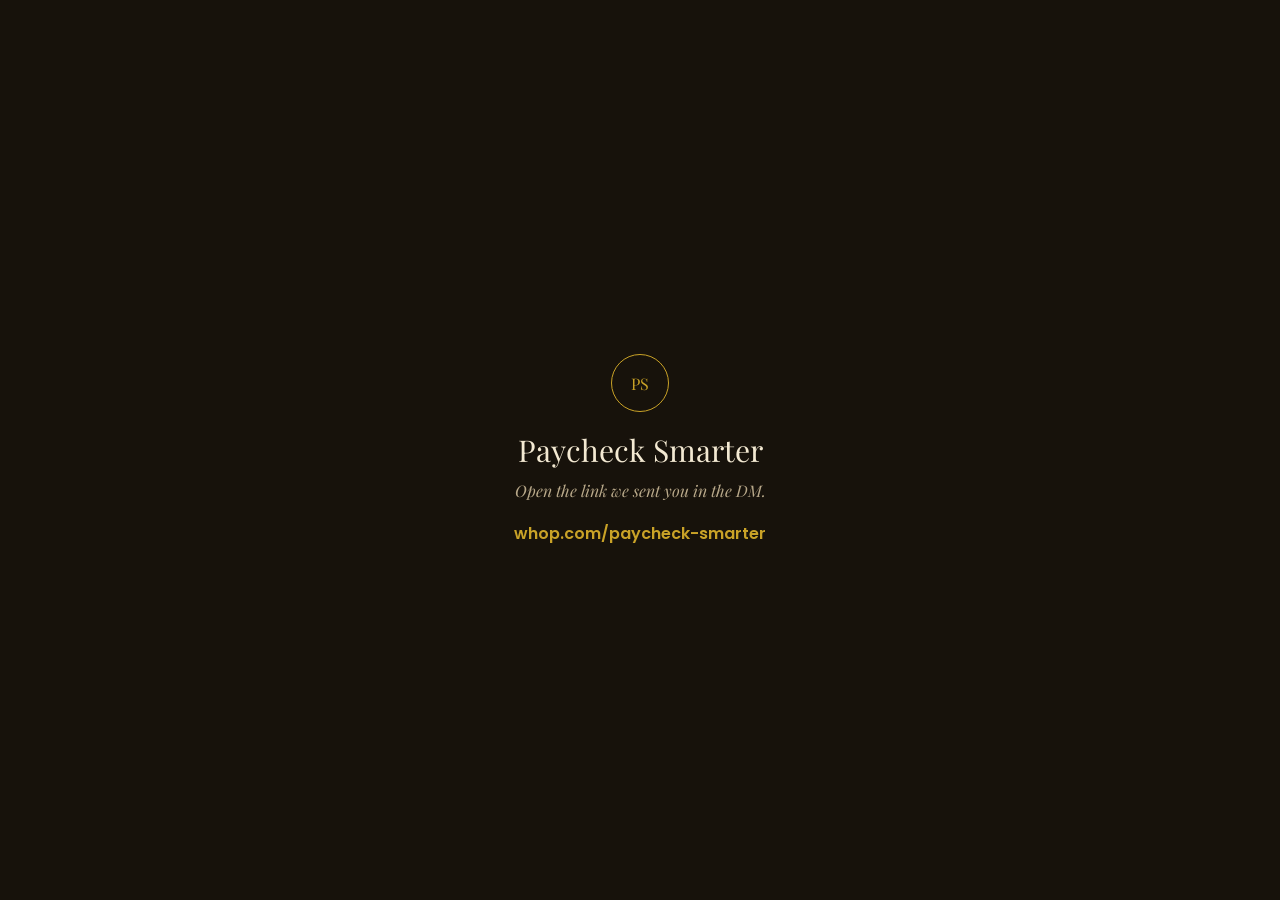
<file: index.html>
<!doctype html>
<html lang="en">
<head>
<meta charset="utf-8">
<meta name="viewport" content="width=device-width, initial-scale=1">
<meta name="robots" content="noindex">
<title>Paycheck Smarter</title>
<link href="https://fonts.googleapis.com/css2?family=Playfair+Display:ital@0;1&family=Poppins:wght@500;600&display=swap" rel="stylesheet">
<style>
html,body{margin:0;height:100%;background:#17120B;color:#F3E9D2;font-family:Poppins,sans-serif}
body{display:grid;place-items:center;text-align:center;padding:24px;box-sizing:border-box}
.m{width:56px;height:56px;border:1px solid #C9A227;border-radius:50%;display:grid;place-items:center;font-family:'Playfair Display',serif;color:#C9A227;margin:0 auto 18px}
h1{font-family:'Playfair Display',serif;font-weight:400;font-size:30px;margin:0 0 10px}
p{color:#B9A98A;font-style:italic;font-family:'Playfair Display',serif;margin:0 0 20px}
a{color:#C9A227;text-decoration:none;font-weight:600}
</style>
</head>
<body>
<div><div class="m">PS</div><h1>Paycheck Smarter</h1><p>Open the link we sent you in the DM.</p><a href="https://whop.com/paycheck-smarter">whop.com/paycheck-smarter</a></div>
</body>
</html>
</file>
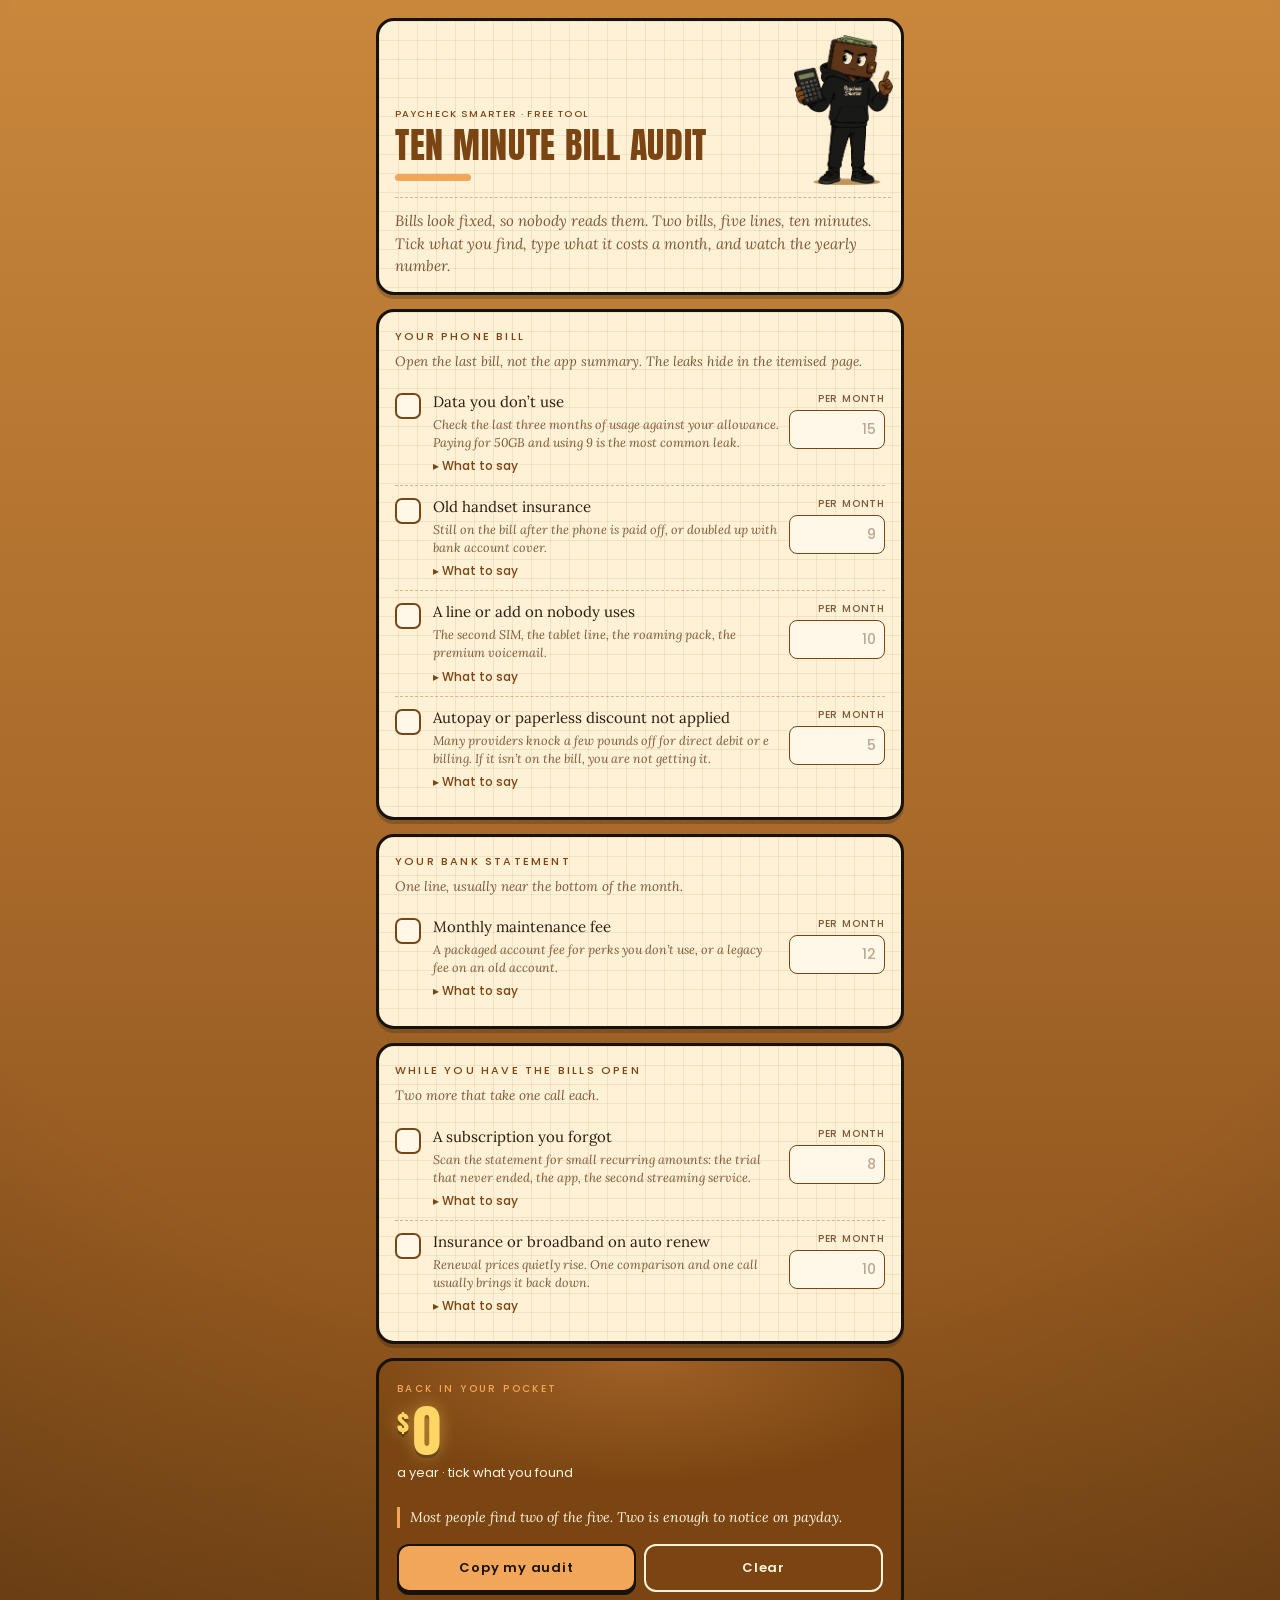
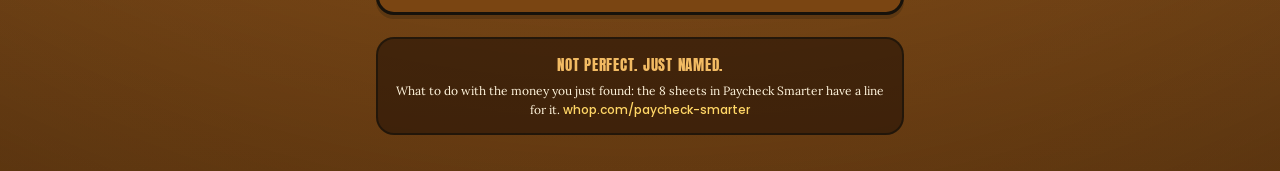
<file: bill-audit/index.html>
<!doctype html>
<html lang="en">
<head>
<meta charset="utf-8">
<meta name="viewport" content="width=device-width, initial-scale=1, viewport-fit=cover">
<title>Ten Minute Bill Audit</title>
<meta name="description" content="Paycheck Smarter: the four leaks in a phone bill and the one line on a bank statement, with the exact words for each call and the yearly total you get back.">
<meta name="theme-color" content="#C9873C">
<link rel="preconnect" href="https://fonts.googleapis.com">
<link rel="preconnect" href="https://fonts.gstatic.com" crossorigin>
<link href="https://fonts.googleapis.com/css2?family=Anton&family=Lora:ital,wght@0,400;0,600;1,400&family=Poppins:wght@400;500;600&display=swap" rel="stylesheet">
<style>
:root{--amber:#C9873C;--sun:#F2BB63;--cocoa:#7A4512;--esp:#17120B;--cream:#FFF1D6;--cream2:#FFF8E8;--creamtxt:#FFF4DC;--orange:#F2A65A;--gold:#FFD666;--green:#4F8F3F;--green2:#9BE08A;--red:#B8432A;--red2:#FF7A5C;--ink:#2A1B0E;--ink2:#7A5A3A;--line:rgba(122,69,18,.35)}
*{box-sizing:border-box;margin:0;padding:0;min-width:0}
input,select,button{min-width:0;max-width:100%;font-family:inherit}
html{background:#7A4512}
html,body{color:var(--ink);font-family:Lora,Georgia,serif;-webkit-text-size-adjust:100%}
body{min-height:100vh;background:radial-gradient(130% 90% at 50% 30%,rgba(23,18,11,0) 50%,rgba(23,18,11,.42) 100%),linear-gradient(180deg,#C9873C 0%,#A8692A 48%,#7A4512 100%)}
.wrap{max-width:560px;margin:0 auto;padding:18px 16px 36px}
.card{background-color:var(--cream);background-image:linear-gradient(rgba(122,69,18,.09) 1px,transparent 1px),linear-gradient(90deg,rgba(122,69,18,.09) 1px,transparent 1px);background-size:19px 19px;border:3px solid var(--esp);border-radius:18px;padding:16px;margin-top:14px;box-shadow:0 4px 0 rgba(23,18,11,.22)}
.hero{margin-top:0;padding:14px 10px 14px 16px;overflow:hidden}
.hero .kicker{font-size:9.5px;letter-spacing:.14em}
.hero-top{display:grid;grid-template-columns:1fr auto;gap:8px;align-items:end}
.hero-txt{padding-bottom:4px}
.avatar{height:150px;width:auto;display:block;justify-self:end;flex:none;margin-right:-2px}
.kicker{font-family:Poppins,Arial,sans-serif;font-weight:500;font-size:10px;letter-spacing:.24em;text-transform:uppercase;color:var(--cocoa)}
h1{font-family:Anton,Impact,"Arial Narrow",sans-serif;font-weight:400;font-size:36px;line-height:1.02;letter-spacing:.02em;text-transform:uppercase;color:var(--cocoa);margin:6px 0 0}
.rule{height:7px;width:76px;background:var(--orange);border-radius:4px;margin-top:10px;animation:grow .7s cubic-bezier(.2,.8,.2,1) both}
@keyframes grow{from{width:0}to{width:76px}}
@media (prefers-reduced-motion:reduce){.rule{animation:none}}
.sub{margin-top:12px;padding-top:12px;border-top:1.5px dashed var(--line);color:var(--ink2);font-style:italic;font-size:15px;line-height:1.5}
.card h2{font-family:Poppins,Arial,sans-serif;font-weight:500;font-size:11px;letter-spacing:.2em;text-transform:uppercase;color:var(--cocoa);margin-bottom:12px;display:flex;flex-wrap:wrap;justify-content:space-between;align-items:center;gap:2px 8px}
.card h2 small{font-weight:400;letter-spacing:0;text-transform:none;color:var(--ink2);font-family:Lora,Georgia,serif;font-style:italic;font-size:12px;text-align:right;margin-left:auto}
label{display:block;font-family:Poppins,Arial,sans-serif;font-weight:500;font-size:12px;color:var(--ink2);margin:10px 0 5px}
input[type=number],input[type=date],input[type=text],select{width:100%;background:var(--cream2);border:1.5px solid var(--cocoa);border-radius:10px;color:var(--ink);font:500 18px Poppins,Arial,sans-serif;padding:11px 12px;outline:none;-moz-appearance:textfield}
input::-webkit-outer-spin-button,input::-webkit-inner-spin-button{-webkit-appearance:none}
input:focus,select:focus{border-color:var(--orange);box-shadow:0 0 0 3px rgba(242,166,90,.4)}
input::placeholder{color:rgba(122,90,58,.55)}
button:focus-visible{outline:3px solid rgba(242,166,90,.75);outline-offset:2px}
.row{display:grid;grid-template-columns:1fr 1fr;gap:10px}
.x{width:34px;height:42px;border:1.5px solid var(--cocoa);background:var(--cream2);color:var(--cocoa);border-radius:10px;font-size:18px;cursor:pointer}
.add{margin-top:4px;width:100%;background:transparent;border:1.5px dashed var(--cocoa);color:var(--cocoa);border-radius:10px;padding:10px;font:500 13px Poppins,Arial,sans-serif;cursor:pointer}
.total{display:flex;justify-content:space-between;font-family:Poppins,Arial,sans-serif;font-size:13px;color:var(--ink2);margin-top:8px;padding-top:8px;border-top:1.5px solid var(--line)}
.total b{color:var(--ink);font-weight:600}
.result{margin-top:14px;border-radius:18px;border:3px solid var(--esp);padding:20px 18px;background:var(--cocoa);color:var(--creamtxt);position:relative;overflow:hidden;box-shadow:0 4px 0 rgba(23,18,11,.22)}
.result::before{content:"";position:absolute;inset:0;background:radial-gradient(90% 70% at 50% 0%,rgba(255,170,90,.28),transparent 70%);pointer-events:none}
.result>*{position:relative}
.result .kicker{color:var(--orange)}
.big{font-family:Anton,Impact,"Arial Narrow",sans-serif;font-size:60px;line-height:1;margin:6px 0 4px;color:var(--gold);letter-spacing:.01em;text-shadow:0 0 16px rgba(255,214,102,.45),0 3px 0 rgba(23,18,11,.4)}
.big small{font-size:26px;vertical-align:top;margin-right:3px;line-height:1.5;cursor:pointer}
.per{font-family:Poppins,Arial,sans-serif;font-size:13px;color:var(--creamtxt)}
.msg,.move{margin-top:14px;font-size:14px;line-height:1.5;color:var(--creamtxt);border-left:3px solid var(--orange);padding-left:10px;font-style:italic}
.actions{display:flex;gap:8px;margin-top:16px}
.btn{flex:1;border-radius:12px;padding:12px;font:600 13px Poppins,Arial,sans-serif;letter-spacing:.06em;cursor:pointer;border:2px solid var(--esp);background:var(--orange);color:var(--esp);box-shadow:0 3px 0 var(--esp)}
.btn.ghost{background:transparent;color:var(--creamtxt);border-color:var(--creamtxt);box-shadow:none}
footer{margin-top:22px;text-align:center;color:var(--creamtxt);font-size:12px;line-height:1.6;background:rgba(40,20,8,.62);border:2px solid rgba(23,18,11,.7);border-radius:18px;padding:14px 16px}
footer a{color:var(--gold);text-decoration:none;font-family:Poppins,Arial,sans-serif;font-weight:500}
.motto{font-family:Anton,Impact,"Arial Narrow",sans-serif;letter-spacing:.05em;text-transform:uppercase;color:var(--sun);font-size:15px;margin-bottom:4px}
.card h2{margin-bottom:6px}
.card .lead{font-size:13.5px;color:var(--ink2);font-style:italic;margin-bottom:10px;line-height:1.5}
.check{display:grid;grid-template-columns:28px 1fr 96px;gap:10px;align-items:start;padding:10px 0;border-top:1.5px dashed var(--line)}
.check:first-of-type{border-top:none}
.box{width:26px;height:26px;border:2px solid var(--cocoa);border-radius:7px;background:var(--cream2);cursor:pointer;position:relative;margin-top:2px}
.box.on{background:var(--orange);border-color:var(--esp)}
.box.on::after{content:"";position:absolute;left:7px;top:2px;width:7px;height:13px;border:solid var(--esp);border-width:0 2.5px 2.5px 0;transform:rotate(45deg)}
.check .t{font-size:15px;line-height:1.4;color:var(--ink)}
.check .t small{display:block;color:var(--ink2);font-size:12.5px;font-style:italic;margin-top:3px;line-height:1.45}
.check input{width:100%;background:var(--cream2);border:1.5px solid var(--cocoa);border-radius:8px;color:var(--ink);font:500 14px Poppins,Arial,sans-serif;padding:8px;outline:none;-moz-appearance:textfield;text-align:right}
.check input::-webkit-outer-spin-button,.check input::-webkit-inner-spin-button{-webkit-appearance:none}
.check input:focus{border-color:var(--orange)}
.check input::placeholder{color:rgba(122,90,58,.5)}
.check label{font:500 10px Poppins,Arial,sans-serif;color:var(--ink2);display:block;text-align:right;margin:0 0 3px;letter-spacing:.08em;text-transform:uppercase}
details{margin-top:6px}
summary{cursor:pointer;font:500 12px Poppins,Arial,sans-serif;color:var(--cocoa);list-style:none}
summary::before{content:"▸ ";}
details[open] summary::before{content:"▾ ";}
.say{margin-top:6px;background:var(--cream2);border:1.5px solid rgba(122,69,18,.45);border-left:3px solid var(--orange);padding:8px 10px;font-size:13.5px;line-height:1.55;color:var(--ink);border-radius:0 8px 8px 0}
.big{font-size:56px}
.lines{margin-top:12px;display:grid;grid-template-columns:1fr auto;gap:6px 14px;font-size:14px;color:var(--creamtxt)}
.lines b{font:600 13px Poppins,Arial,sans-serif;color:var(--gold);text-align:right}
.msg{margin-top:12px}
</style>
</head>
<body>
<div class="wrap">
  <header class="card hero">
    <div class="hero-top">
      <div class="hero-txt">
        <div class="kicker">Paycheck Smarter · free tool</div>
        <h1>Ten Minute Bill Audit</h1>
        <div class="rule" aria-hidden="true"></div>
      </div>
      <img class="avatar" alt="" src="[data-uri]">
    </div>
    <p class="sub">Bills look fixed, so nobody reads them. Two bills, five lines, ten minutes. Tick what you find, type what it costs a month, and watch the yearly number.</p>
  </header>

  <section class="card" id="phone">
    <h2>Your phone bill</h2>
    <p class="lead">Open the last bill, not the app summary. The leaks hide in the itemised page.</p>
    <div class="items"></div>
  </section>

  <section class="card" id="bank">
    <h2>Your bank statement</h2>
    <p class="lead">One line, usually near the bottom of the month.</p>
    <div class="items"></div>
  </section>

  <section class="card" id="other">
    <h2>While you have the bills open</h2>
    <p class="lead">Two more that take one call each.</p>
    <div class="items"></div>
  </section>

  <section class="result">
    <div class="kicker">Back in your pocket</div>
    <div class="big"><small id="cur" title="Tap to switch $ / € / £">$</small><span id="year">0</span></div>
    <div class="per" id="per">a year · tick what you found</div>
    <div class="lines" id="lines"></div>
    <div class="msg" id="msg">Most people find two of the five. Two is enough to notice on payday.</div>
    <div class="actions"><button class="btn" id="copy">Copy my audit</button><button class="btn ghost" id="reset">Clear</button></div>
  </section>

  <footer>
    <div class="motto">Not perfect. Just named.</div>
    What to do with the money you just found: the 8 sheets in Paycheck Smarter have a line for it. <a href="https://whop.com/paycheck-smarter">whop.com/paycheck-smarter</a>
  </footer>
</div>
<script>
const DEF_CUR=(()=>{try{const l=navigator.language||'en-US';if(/-(GB|UK)$/i.test(l))return '£';if(/^(de|fr|it|es|nl|pt|fi|el|sk|sl|et|lv|lt|mt)/i.test(l)||/-(IE|AT|BE|PT|FI)$/i.test(l))return '€';}catch(e){}return '$';})();
(function(){
  const KEY='ps_audit_v1', $=s=>document.querySelector(s);
  const ITEMS={
    phone:[
      {id:'data',t:'Data you don’t use',s:'Check the last three months of usage against your allowance. Paying for 50GB and using 9 is the most common leak.',d:15,say:'“I’m using about 9GB a month on a 50GB plan. What’s the cheapest plan that covers 15GB, and can you move me today without a new contract?”'},
      {id:'ins',t:'Old handset insurance',s:'Still on the bill after the phone is paid off, or doubled up with bank account cover.',d:9,say:'“Please remove the handset insurance from my account from the next bill. Can you confirm the date it stops and the new monthly total?”'},
      {id:'line',t:'A line or add on nobody uses',s:'The second SIM, the tablet line, the roaming pack, the premium voicemail.',d:10,say:'“There’s a line/add on on my account that isn’t used. Please cancel it and tell me the new monthly amount.”'},
      {id:'auto',t:'Autopay or paperless discount not applied',s:'Many providers knock a few pounds off for direct debit or e billing. If it isn’t on the bill, you are not getting it.',d:5,say:'“Is there a discount for paying by direct debit or paperless billing? Please apply it and confirm the new total.”'}],
    bank:[
      {id:'fee',t:'Monthly maintenance fee',s:'A packaged account fee for perks you don’t use, or a legacy fee on an old account.',d:12,say:'“I see a monthly account fee. I’d like to move to the free version of this account, or have the fee waived. What are my options?”'}],
    other:[
      {id:'sub',t:'A subscription you forgot',s:'Scan the statement for small recurring amounts: the trial that never ended, the app, the second streaming service.',d:8,say:'Cancel in the app store or the account page. If it says “cancel anytime”, that is the moment.'},
      {id:'insur',t:'Insurance or broadband on auto renew',s:'Renewal prices quietly rise. One comparison and one call usually brings it back down.',d:10,say:'“My renewal quote has gone up. I have a quote for [amount] elsewhere. Can you match it, or is there a cheaper equivalent policy?”'}]
  };
  let st=load()||{cur:DEF_CUR,v:{}};
  function load(){try{return JSON.parse(localStorage.getItem(KEY))}catch(e){return null}}
  function save(){try{localStorage.setItem(KEY,JSON.stringify(st))}catch(e){}}
  function fmt(n){return (Math.round(n*100)/100).toLocaleString('en-GB',{maximumFractionDigits:2})}
  function render(){
    Object.entries(ITEMS).forEach(([sec,items])=>{
      const box=$('#'+sec+' .items'); box.innerHTML='';
      items.forEach(it=>{
        const v=st.v[it.id]||{on:false,a:''};
        const d=document.createElement('div'); d.className='check';
        d.innerHTML=`<button class="box ${v.on?'on':''}" aria-label="found"></button><div class="t">${it.t}<small>${it.s}</small><details><summary>What to say</summary><div class="say">${it.say}</div></details></div><div><label>per month</label><input type="number" inputmode="decimal" placeholder="${it.d}" value="${v.a}"></div>`;
        const [b,,wrap]=d.children; const inp=wrap.querySelector('input');
        b.onclick=()=>{v.on=!v.on; if(v.on&&!v.a) v.a=it.d; st.v[it.id]=v; render();};
        inp.oninput=()=>{v.a=inp.value; if(inp.value) v.on=true; st.v[it.id]=v; calc();};
        box.appendChild(d);
      });
    });
    calc();
  }
  function calc(){
    let month=0, n=0; const lines=[];
    Object.values(ITEMS).flat().forEach(it=>{const v=st.v[it.id]; if(v&&v.on){const a=parseFloat(v.a)||0; month+=a; n++; lines.push(`<span>${it.t}</span><b>${st.cur}${fmt(a*12)}</b>`);}});
    $('#cur').textContent=st.cur; $('#year').textContent=fmt(month*12);
    $('#per').textContent = n? `a year · ${st.cur}${fmt(month)} a month · ${n} leak${n>1?'s':''} found` : 'a year · tick what you found';
    $('#lines').innerHTML=lines.join('');
    const m=$('#msg');
    if(!n) m.textContent='Most people find two of the five. Two is enough to notice on payday.';
    else if(month*12<100) m.textContent='Small, and real. Put it on the same page as the bills so it has a job, not just a disappearance.';
    else if(month*12<400) m.textContent=`${st.cur}${fmt(month*12)} a year is one week of groceries, every month, for doing nothing twice. Make the calls this week while the bill is open.`;
    else m.textContent=`${st.cur}${fmt(month*12)} a year. That is a holdback that builds itself. Give it a line on the weekly page before it leaks into Friday.`;
    document.querySelectorAll('.box').forEach((b,i)=>{});
    save();
  }
  $('#cur').onclick=()=>{st.cur=({'$':'€','€':'£','£':'$'})[st.cur]||'$';render()};
  $('#reset').onclick=()=>{st.v={};render()};
  $('#copy').onclick=async()=>{const found=Object.values(ITEMS).flat().filter(it=>st.v[it.id]&&st.v[it.id].on); const month=found.reduce((t,it)=>t+(parseFloat(st.v[it.id].a)||0),0); const txt=`Bill audit: ${found.length} leaks found, ${st.cur}${fmt(month)} a month, ${st.cur}${fmt(month*12)} a year.\n`+found.map(it=>`• ${it.t}: ${st.cur}${fmt(parseFloat(st.v[it.id].a)||0)}/mo`).join('\n')+`\n(Paycheck Smarter)`; try{await navigator.clipboard.writeText(txt);$('#copy').textContent='Copied ✓'}catch(e){prompt('Copy:',txt)} setTimeout(()=>$('#copy').textContent='Copy my audit',1400)};
  render();
})();
</script>
</body>
</html>
</file>
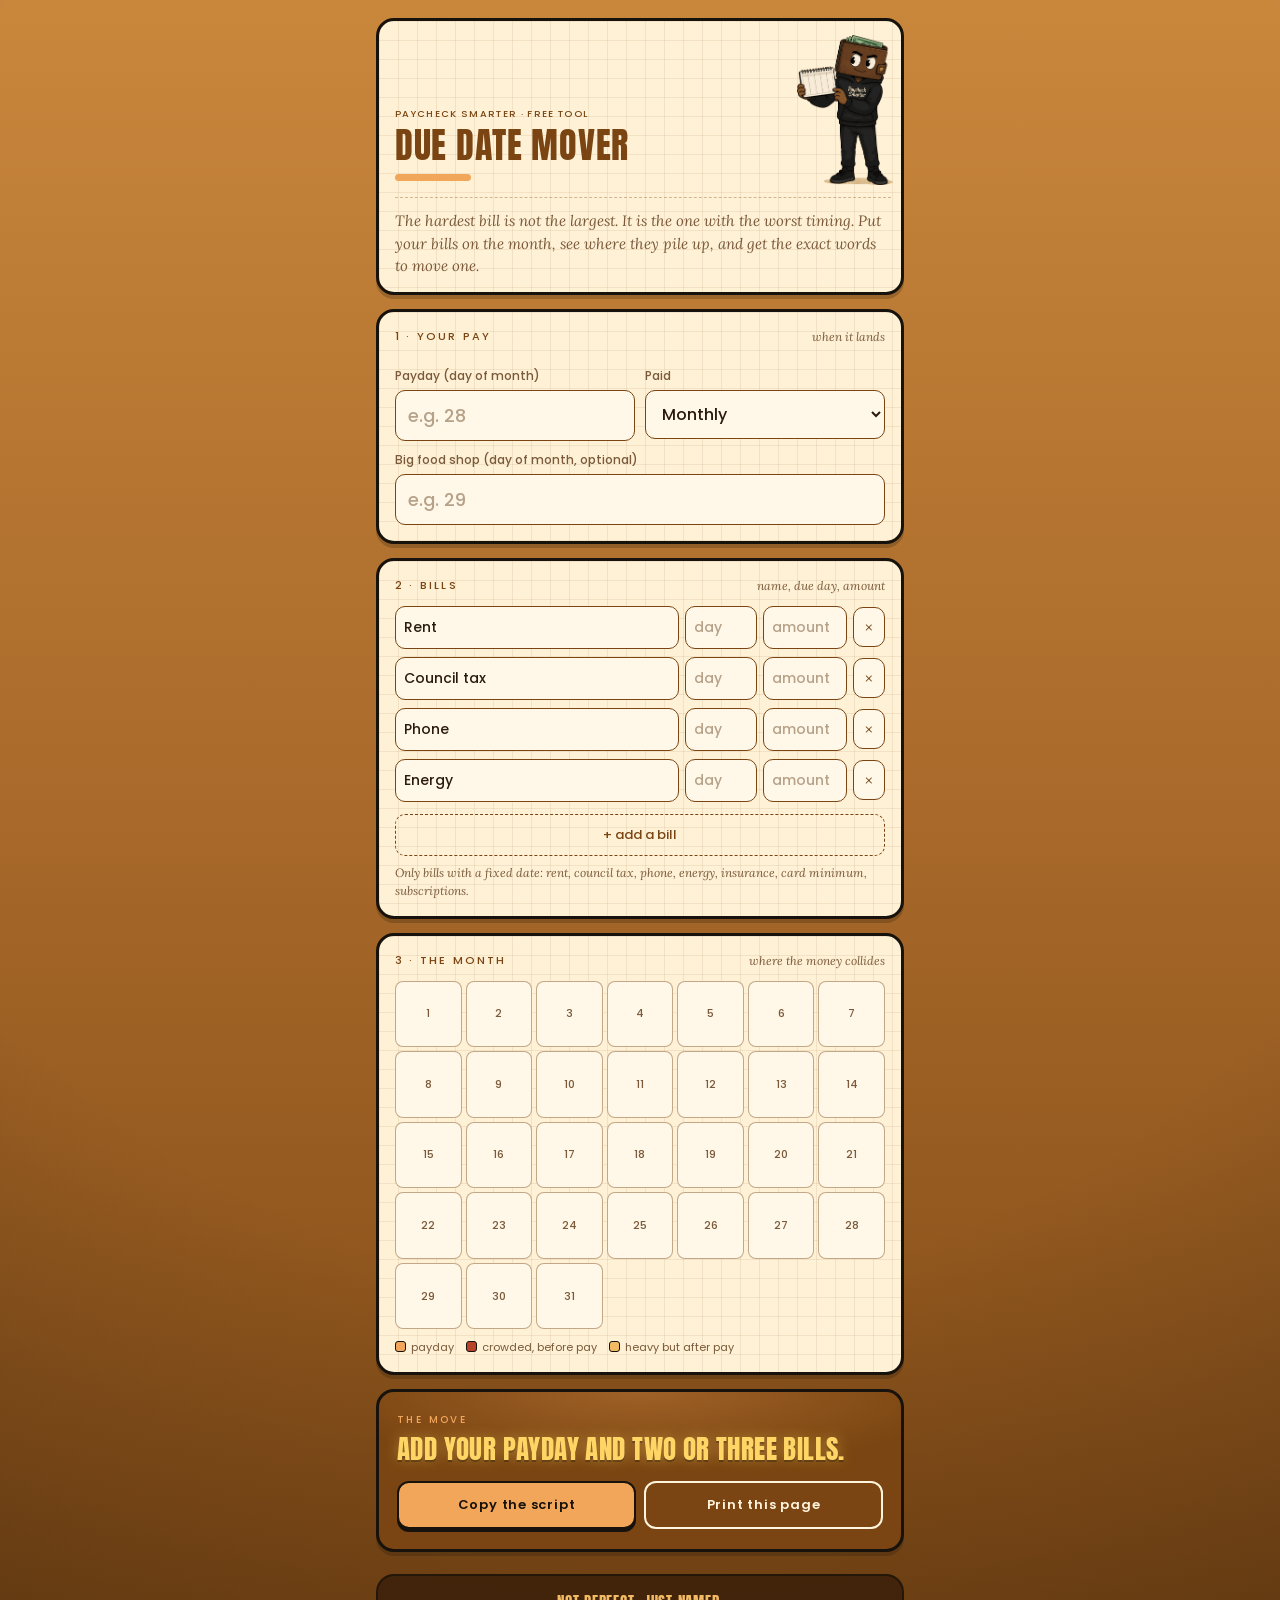
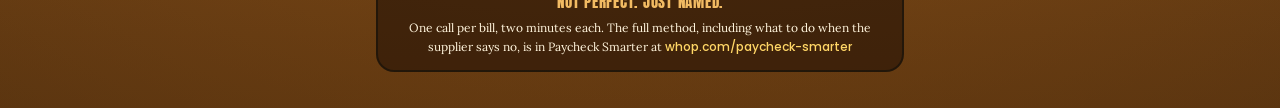
<file: due-date-mover/index.html>
<!doctype html>
<html lang="en">
<head>
<meta charset="utf-8">
<meta name="viewport" content="width=device-width, initial-scale=1, viewport-fit=cover">
<title>Due Date Mover</title>
<meta name="description" content="Paycheck Smarter: see which bills crowd the same days, which one to move to the other side of payday, and the exact words to say on the call.">
<meta name="theme-color" content="#C9873C">
<link rel="preconnect" href="https://fonts.googleapis.com">
<link rel="preconnect" href="https://fonts.gstatic.com" crossorigin>
<link href="https://fonts.googleapis.com/css2?family=Anton&family=Lora:ital,wght@0,400;0,600;1,400&family=Poppins:wght@400;500;600&display=swap" rel="stylesheet">
<style>
:root{--amber:#C9873C;--sun:#F2BB63;--cocoa:#7A4512;--esp:#17120B;--cream:#FFF1D6;--cream2:#FFF8E8;--creamtxt:#FFF4DC;--orange:#F2A65A;--gold:#FFD666;--green:#4F8F3F;--green2:#9BE08A;--red:#B8432A;--red2:#FF7A5C;--ink:#2A1B0E;--ink2:#7A5A3A;--line:rgba(122,69,18,.35)}
*{box-sizing:border-box;margin:0;padding:0;min-width:0}
input,select,button{min-width:0;max-width:100%;font-family:inherit}
html{background:#7A4512}
html,body{color:var(--ink);font-family:Lora,Georgia,serif;-webkit-text-size-adjust:100%}
body{min-height:100vh;background:radial-gradient(130% 90% at 50% 30%,rgba(23,18,11,0) 50%,rgba(23,18,11,.42) 100%),linear-gradient(180deg,#C9873C 0%,#A8692A 48%,#7A4512 100%)}
.wrap{max-width:560px;margin:0 auto;padding:18px 16px 36px}
.card{background-color:var(--cream);background-image:linear-gradient(rgba(122,69,18,.09) 1px,transparent 1px),linear-gradient(90deg,rgba(122,69,18,.09) 1px,transparent 1px);background-size:19px 19px;border:3px solid var(--esp);border-radius:18px;padding:16px;margin-top:14px;box-shadow:0 4px 0 rgba(23,18,11,.22)}
.hero{margin-top:0;padding:14px 10px 14px 16px;overflow:hidden}
.hero .kicker{font-size:9.5px;letter-spacing:.14em}
.hero-top{display:grid;grid-template-columns:1fr auto;gap:8px;align-items:end}
.hero-txt{padding-bottom:4px}
.avatar{height:150px;width:auto;display:block;justify-self:end;flex:none;margin-right:-2px}
.kicker{font-family:Poppins,Arial,sans-serif;font-weight:500;font-size:10px;letter-spacing:.24em;text-transform:uppercase;color:var(--cocoa)}
h1{font-family:Anton,Impact,"Arial Narrow",sans-serif;font-weight:400;font-size:36px;line-height:1.02;letter-spacing:.02em;text-transform:uppercase;color:var(--cocoa);margin:6px 0 0}
.rule{height:7px;width:76px;background:var(--orange);border-radius:4px;margin-top:10px;animation:grow .7s cubic-bezier(.2,.8,.2,1) both}
@keyframes grow{from{width:0}to{width:76px}}
@media (prefers-reduced-motion:reduce){.rule{animation:none}}
.sub{margin-top:12px;padding-top:12px;border-top:1.5px dashed var(--line);color:var(--ink2);font-style:italic;font-size:15px;line-height:1.5}
.card h2{font-family:Poppins,Arial,sans-serif;font-weight:500;font-size:11px;letter-spacing:.2em;text-transform:uppercase;color:var(--cocoa);margin-bottom:12px;display:flex;flex-wrap:wrap;justify-content:space-between;align-items:center;gap:2px 8px}
.card h2 small{font-weight:400;letter-spacing:0;text-transform:none;color:var(--ink2);font-family:Lora,Georgia,serif;font-style:italic;font-size:12px;text-align:right;margin-left:auto}
label{display:block;font-family:Poppins,Arial,sans-serif;font-weight:500;font-size:12px;color:var(--ink2);margin:10px 0 5px}
input[type=number],input[type=date],input[type=text],select{width:100%;background:var(--cream2);border:1.5px solid var(--cocoa);border-radius:10px;color:var(--ink);font:500 18px Poppins,Arial,sans-serif;padding:11px 12px;outline:none;-moz-appearance:textfield}
input::-webkit-outer-spin-button,input::-webkit-inner-spin-button{-webkit-appearance:none}
input:focus,select:focus{border-color:var(--orange);box-shadow:0 0 0 3px rgba(242,166,90,.4)}
input::placeholder{color:rgba(122,90,58,.55)}
button:focus-visible{outline:3px solid rgba(242,166,90,.75);outline-offset:2px}
.row{display:grid;grid-template-columns:1fr 1fr;gap:10px}
.x{width:34px;height:42px;border:1.5px solid var(--cocoa);background:var(--cream2);color:var(--cocoa);border-radius:10px;font-size:18px;cursor:pointer}
.add{margin-top:4px;width:100%;background:transparent;border:1.5px dashed var(--cocoa);color:var(--cocoa);border-radius:10px;padding:10px;font:500 13px Poppins,Arial,sans-serif;cursor:pointer}
.total{display:flex;justify-content:space-between;font-family:Poppins,Arial,sans-serif;font-size:13px;color:var(--ink2);margin-top:8px;padding-top:8px;border-top:1.5px solid var(--line)}
.total b{color:var(--ink);font-weight:600}
.result{margin-top:14px;border-radius:18px;border:3px solid var(--esp);padding:20px 18px;background:var(--cocoa);color:var(--creamtxt);position:relative;overflow:hidden;box-shadow:0 4px 0 rgba(23,18,11,.22)}
.result::before{content:"";position:absolute;inset:0;background:radial-gradient(90% 70% at 50% 0%,rgba(255,170,90,.28),transparent 70%);pointer-events:none}
.result>*{position:relative}
.result .kicker{color:var(--orange)}
.big{font-family:Anton,Impact,"Arial Narrow",sans-serif;font-size:60px;line-height:1;margin:6px 0 4px;color:var(--gold);letter-spacing:.01em;text-shadow:0 0 16px rgba(255,214,102,.45),0 3px 0 rgba(23,18,11,.4)}
.big small{font-size:26px;vertical-align:top;margin-right:3px;line-height:1.5;cursor:pointer}
.per{font-family:Poppins,Arial,sans-serif;font-size:13px;color:var(--creamtxt)}
.msg,.move{margin-top:14px;font-size:14px;line-height:1.5;color:var(--creamtxt);border-left:3px solid var(--orange);padding-left:10px;font-style:italic}
.actions{display:flex;gap:8px;margin-top:16px}
.btn{flex:1;border-radius:12px;padding:12px;font:600 13px Poppins,Arial,sans-serif;letter-spacing:.06em;cursor:pointer;border:2px solid var(--esp);background:var(--orange);color:var(--esp);box-shadow:0 3px 0 var(--esp)}
.btn.ghost{background:transparent;color:var(--creamtxt);border-color:var(--creamtxt);box-shadow:none}
footer{margin-top:22px;text-align:center;color:var(--creamtxt);font-size:12px;line-height:1.6;background:rgba(40,20,8,.62);border:2px solid rgba(23,18,11,.7);border-radius:18px;padding:14px 16px}
footer a{color:var(--gold);text-decoration:none;font-family:Poppins,Arial,sans-serif;font-weight:500}
.motto{font-family:Anton,Impact,"Arial Narrow",sans-serif;letter-spacing:.05em;text-transform:uppercase;color:var(--sun);font-size:15px;margin-bottom:4px}
input,select{font-size:16px;padding:11px 12px}
.item{display:grid;grid-template-columns:1fr 72px 84px 32px;gap:6px;margin-bottom:8px;align-items:center}
.item input{font-size:14px;padding:10px 8px}
.x{width:32px;height:40px}
.hint{font-size:12px;color:var(--ink2);font-style:italic;margin-top:8px;line-height:1.5}
.month{display:grid;grid-template-columns:repeat(7,1fr);gap:4px;margin-top:6px}
.day{aspect-ratio:1;border-radius:8px;background:var(--cream2);border:1.5px solid rgba(122,69,18,.45);display:flex;flex-direction:column;align-items:center;justify-content:center;font:500 12px Poppins,Arial,sans-serif;color:var(--ink2);position:relative;min-height:40px}
.day .n{font-size:11px}
.day .amt{font-size:9px;color:var(--ink);margin-top:2px;letter-spacing:0;font-weight:600}
.day.pay{background:var(--orange);color:var(--esp);border-color:var(--esp)}
.day.pay .amt{color:var(--esp)}
.day.hot{background:var(--red);border-color:var(--esp);color:var(--creamtxt)}
.day.hot .amt{color:var(--creamtxt)}
.day.warm{background:var(--sun);border-color:var(--esp);color:var(--esp)}
.day.warm .amt{color:var(--esp)}
.day.has{color:var(--ink);border-color:var(--cocoa)}
.legend{display:flex;gap:12px;flex-wrap:wrap;margin-top:10px;font:400 11px Poppins,Arial,sans-serif;color:var(--ink2)}
.legend i{display:inline-block;width:11px;height:11px;border-radius:3px;vertical-align:-1px;margin-right:5px;border:1.5px solid var(--esp)}
.result h3{font-family:Anton,Impact,"Arial Narrow",sans-serif;font-weight:400;font-size:27px;line-height:1.12;letter-spacing:.015em;text-transform:uppercase;margin:6px 0 10px;color:var(--gold);text-shadow:0 0 14px rgba(255,214,102,.4),0 2px 0 rgba(23,18,11,.4)}
.result p{font-size:14.5px;line-height:1.55;color:var(--creamtxt)}
.script{margin-top:12px;background:var(--cream2);border:2px solid var(--esp);border-radius:12px;padding:12px 14px;font-size:14px;line-height:1.6;color:var(--ink)}
.script b{font-family:Poppins,Arial,sans-serif;font-weight:500;font-size:10px;letter-spacing:.18em;text-transform:uppercase;color:var(--cocoa);display:block;margin-bottom:6px}
@media print{body{background:#fff;color:#000}.card,.result{border:1px solid #999;background:#fff;color:#000;box-shadow:none}.result h3,.result .kicker{color:#000;text-shadow:none}.btn,.add,.x,.avatar{display:none}}
</style>
</head>
<body>
<div class="wrap">
  <header class="card hero">
    <div class="hero-top">
      <div class="hero-txt">
        <div class="kicker">Paycheck Smarter · free tool</div>
        <h1>Due Date Mover</h1>
        <div class="rule" aria-hidden="true"></div>
      </div>
      <img class="avatar" alt="" src="[data-uri]">
    </div>
    <p class="sub">The hardest bill is not the largest. It is the one with the worst timing. Put your bills on the month, see where they pile up, and get the exact words to move one.</p>
  </header>

  <section class="card">
    <h2>1 · Your pay <small>when it lands</small></h2>
    <div class="row">
      <div><label for="pay1">Payday (day of month)</label><input id="pay1" type="number" inputmode="numeric" min="1" max="31" placeholder="e.g. 28"></div>
      <div><label for="freq">Paid</label><select id="freq"><option value="monthly">Monthly</option><option value="fortnightly">Every two weeks</option><option value="weekly">Weekly</option></select></div>
    </div>
    <label for="food">Big food shop (day of month, optional)</label><input id="food" type="number" inputmode="numeric" min="1" max="31" placeholder="e.g. 29">
  </section>

  <section class="card" id="bills">
    <h2>2 · Bills <small>name, due day, amount</small></h2>
    <div class="items"></div>
    <button class="add" id="add">+ add a bill</button>
    <p class="hint">Only bills with a fixed date: rent, council tax, phone, energy, insurance, card minimum, subscriptions.</p>
  </section>

  <section class="card">
    <h2>3 · The month <small>where the money collides</small></h2>
    <div class="month" id="month"></div>
    <div class="legend"><span><i style="background:var(--orange)"></i>payday</span><span><i style="background:var(--red)"></i>crowded, before pay</span><span><i style="background:var(--sun)"></i>heavy but after pay</span></div>
  </section>

  <section class="result" id="result">
    <div class="kicker">The move</div>
    <h3 id="title">Add your payday and two or three bills.</h3>
    <p id="why"></p>
    <div class="script" id="script" hidden></div>
    <div class="actions"><button class="btn" id="copy">Copy the script</button><button class="btn ghost" id="print">Print this page</button></div>
  </section>

  <footer>
    <div class="motto">Not perfect. Just named.</div>
    One call per bill, two minutes each. The full method, including what to do when the supplier says no, is in Paycheck Smarter at <a href="https://whop.com/paycheck-smarter">whop.com/paycheck-smarter</a>
  </footer>
</div>
<script>
(function(){
  const KEY='ps_dates_v1', $=s=>document.querySelector(s);
  let st=load()||{pay1:'',freq:'monthly',food:'',bills:[{n:'Rent',d:'',a:''},{n:'Council tax',d:'',a:''},{n:'Phone',d:'',a:''},{n:'Energy',d:'',a:''}]};
  function load(){try{return JSON.parse(localStorage.getItem(KEY))}catch(e){return null}}
  function save(){try{localStorage.setItem(KEY,JSON.stringify(st))}catch(e){}}
  function esc(s){return String(s).replace(/[&<>"]/g,c=>({'&':'&amp;','<':'&lt;','>':'&gt;','"':'&quot;'}[c]))}
  function renderBills(){
    const box=$('#bills .items'); box.innerHTML='';
    st.bills.forEach((b,i)=>{
      const d=document.createElement('div'); d.className='item';
      d.innerHTML=`<input type="text" placeholder="Bill" value="${esc(b.n)}"><input type="number" inputmode="numeric" min="1" max="31" placeholder="day" value="${b.d}"><input type="number" inputmode="decimal" placeholder="amount" value="${b.a}"><button class="x" aria-label="remove">×</button>`;
      const [n,dd,a,x]=d.children;
      n.oninput=()=>{b.n=n.value;calc()}; dd.oninput=()=>{b.d=dd.value;calc()}; a.oninput=()=>{b.a=a.value;calc()}; x.onclick=()=>{st.bills.splice(i,1);renderBills();calc()};
      box.appendChild(d);
    });
  }
  function paydays(){
    const p=parseInt(st.pay1); if(!p) return [];
    if(st.freq==='monthly') return [p];
    const step= st.freq==='weekly'?7:14; const out=[]; for(let d=p; d>=1; d-=step) out.unshift(d); for(let d=p+step; d<=31; d+=step) out.push(d); return out;
  }
  function daysSincePay(day, pays){ if(!pays.length) return null; let best=99; pays.forEach(p=>{ let diff=day-p; if(diff<0) diff+=31; best=Math.min(best,diff);}); return best; }
  function calc(){
    const pays=paydays(); const month=$('#month'); month.innerHTML='';
    const perDay={}; st.bills.forEach(b=>{const d=parseInt(b.d),a=parseFloat(b.a)||0; if(d>=1&&d<=31){perDay[d]=perDay[d]||[];perDay[d].push({...b,a});}});
    const food=parseInt(st.food);
    for(let d=1; d<=31; d++){
      const cell=document.createElement('div'); cell.className='day'; const list=perDay[d]||[]; const tot=list.reduce((t,b)=>t+b.a,0);
      const isPay=pays.includes(d); const since=daysSincePay(d,pays); const cycle = st.freq==='weekly'?7:st.freq==='fortnightly'?14:31;
      const late = since!==null && since > cycle*0.6;    // far from the last payday: the account is thin
      const nearFood = food && Math.abs(d-food)<=1;
      if(isPay) cell.classList.add('pay');
      else if(list.length && (late || nearFood || list.length>1)) cell.classList.add(tot>0 && late ? 'hot':'warm');
      else if(list.length) cell.classList.add('has');
      cell.innerHTML=`<span class="n">${d}</span>${tot?`<span class="amt">${tot%1?tot.toFixed(0):tot}</span>`:isPay?'<span class="amt">pay</span>':''}`;
      cell.title=list.map(b=>b.n+' '+b.a).join(', ');
      month.appendChild(cell);
    }
    // choose the bill to move: the one on the most crowded late day, or the latest in the cycle
    let cands=[]; Object.entries(perDay).forEach(([d,list])=>{ const day=+d, since=daysSincePay(day,pays); if(since===null) return; const cycle= st.freq==='weekly'?7:st.freq==='fortnightly'?14:31; const tot=list.reduce((t,b)=>t+b.a,0); const score=(since/cycle)*2 + (list.length>1?1:0) + (food&&Math.abs(day-food)<=1?1:0); list.forEach(b=>cands.push({b,day,since,score,tot,n:list.length})); });
    const t=$('#title'), why=$('#why'), sc=$('#script');
    if(!pays.length || !cands.length){ t.textContent='Add your payday and two or three bills.'; why.textContent=''; sc.hidden=true; save(); return; }
    cands.sort((a,b)=>b.score-a.score || b.b.a-a.b.a); const c=cands[0]; const target = pays.length===1 ? ((pays[0]+2>31)?pays[0]+2-31:pays[0]+2) : (()=>{const p=pays.filter(p=>p<=c.day).pop()||pays[pays.length-1]; return ((p+2)>31?p+2-31:p+2);})();
    const name=c.b.n||'this bill'; const cur='';
    if(c.since<=3 && c.n===1 && !(food&&Math.abs(c.day-food)<=1)){ t.textContent=`Nothing to move. ${name} already lands right after pay.`; why.textContent='Your dates are already on the calm side of payday. Keep the order, set one reminder for the morning of each payment.'; sc.hidden=true; save(); return; }
    t.textContent=`Move ${name} from the ${ord(c.day)} to the ${ord(target)}.`;
    why.textContent = `It lands ${c.since} day${c.since>1?'s':''} after your last payday${c.n>1?', on the same day as '+(c.n-1)+' other bill'+(c.n>2?'s':''):''}${food&&Math.abs(c.day-food)<=1?', right beside the big food shop':''}. Two days after payday the account is full and the same amount stops hurting. Same bill, same amount, less friction.`;
    sc.hidden=false; sc.innerHTML=`<b>What to say on the call (2 minutes)</b>“Hi, I’d like to change my payment date. My pay comes in on the ${ord(pays.length===1?pays[0]:target-2<1?target-2+31:target-2)}, so could you move my ${esc(name)} payment to the ${ord(target)} of each month? If there’s a pro rata amount for the switch, can you tell me what it is before you confirm?” <br><br>If they say no: “Is there any date in the first week after the ${ord(pays.length===1?pays[0]:target-2<1?target-2+31:target-2)} that you can do?” Write the new date on the same page as the rest of the week.`;
    save();
  }
  function ord(n){const s=['th','st','nd','rd'],v=n%100;return n+(s[(v-20)%10]||s[v]||s[0]);}
  ['pay1','freq','food'].forEach(id=>{const el=$('#'+id); el.value=st[id]; el.oninput=el.onchange=()=>{st[id]=el.value;calc()};});
  $('#add').onclick=()=>{st.bills.push({n:'',d:'',a:''});renderBills();calc()};
  $('#copy').onclick=async()=>{const txt=$('#script').innerText.replace(/^What to say[^\n]*\n?/,''); try{await navigator.clipboard.writeText(txt);$('#copy').textContent='Copied ✓';}catch(e){prompt('Copy the script:',txt);} setTimeout(()=>$('#copy').textContent='Copy the script',1400)};
  $('#print').onclick=()=>window.print();
  renderBills(); calc();
})();
</script>
</body>
</html>
</file>
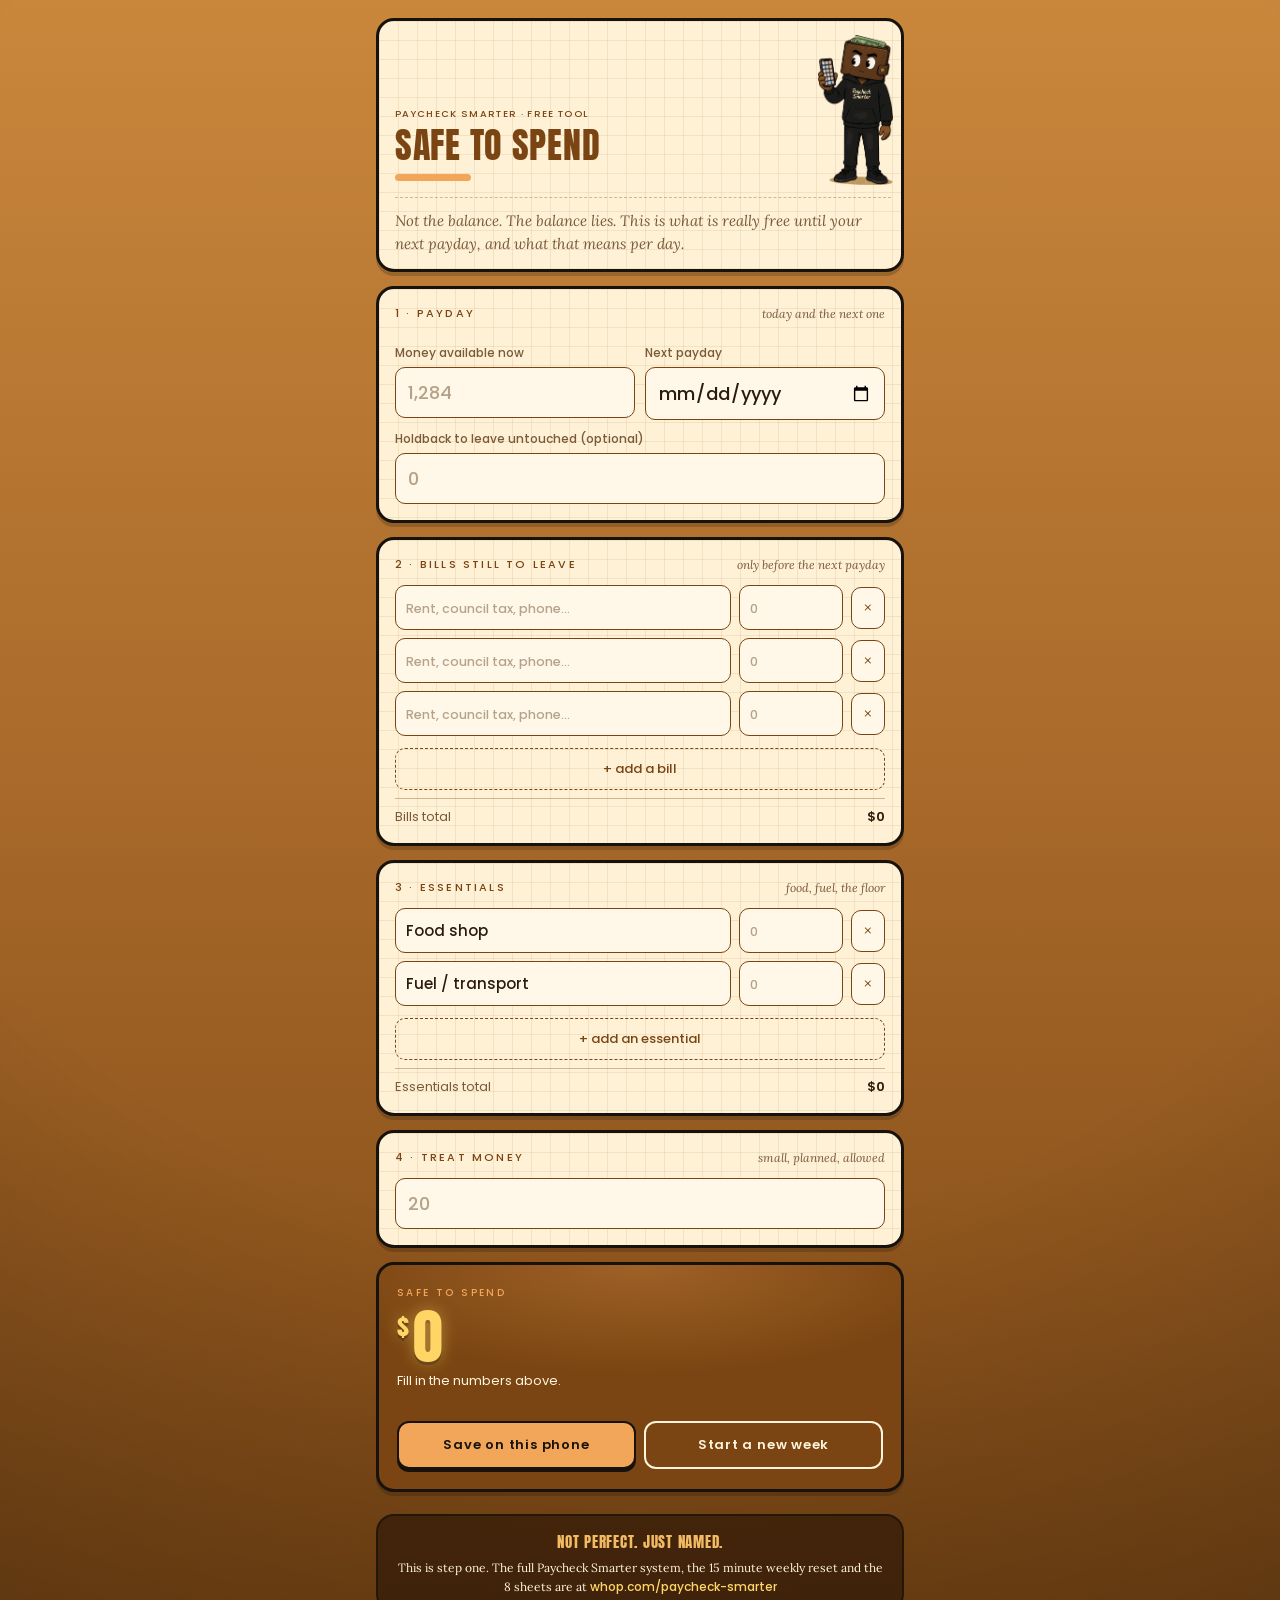
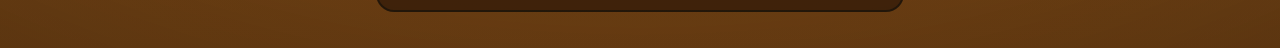
<file: safe-to-spend/index.html>
<!doctype html>
<html lang="en">
<head>
<meta charset="utf-8">
<meta name="viewport" content="width=device-width, initial-scale=1, viewport-fit=cover">
<title>Safe To Spend</title>
<meta name="description" content="Paycheck Smarter: the one number that matters until your next payday. Money available, minus what still has to leave, divided by the days left.">
<meta name="theme-color" content="#C9873C">
<link rel="preconnect" href="https://fonts.googleapis.com">
<link rel="preconnect" href="https://fonts.gstatic.com" crossorigin>
<link href="https://fonts.googleapis.com/css2?family=Anton&family=Lora:ital,wght@0,400;0,600;1,400&family=Poppins:wght@400;500;600&display=swap" rel="stylesheet">
<style>
:root{--amber:#C9873C;--sun:#F2BB63;--cocoa:#7A4512;--esp:#17120B;--cream:#FFF1D6;--cream2:#FFF8E8;--creamtxt:#FFF4DC;--orange:#F2A65A;--gold:#FFD666;--green:#4F8F3F;--green2:#9BE08A;--red:#B8432A;--red2:#FF7A5C;--ink:#2A1B0E;--ink2:#7A5A3A;--line:rgba(122,69,18,.35)}
*{box-sizing:border-box;margin:0;padding:0;min-width:0}
input,select,button{min-width:0;max-width:100%;font-family:inherit}
html{background:#7A4512}
html,body{color:var(--ink);font-family:Lora,Georgia,serif;-webkit-text-size-adjust:100%}
body{min-height:100vh;background:radial-gradient(130% 90% at 50% 30%,rgba(23,18,11,0) 50%,rgba(23,18,11,.42) 100%),linear-gradient(180deg,#C9873C 0%,#A8692A 48%,#7A4512 100%)}
.wrap{max-width:560px;margin:0 auto;padding:18px 16px 36px}
.card{background-color:var(--cream);background-image:linear-gradient(rgba(122,69,18,.09) 1px,transparent 1px),linear-gradient(90deg,rgba(122,69,18,.09) 1px,transparent 1px);background-size:19px 19px;border:3px solid var(--esp);border-radius:18px;padding:16px;margin-top:14px;box-shadow:0 4px 0 rgba(23,18,11,.22)}
.hero{margin-top:0;padding:14px 10px 14px 16px;overflow:hidden}
.hero .kicker{font-size:9.5px;letter-spacing:.14em}
.hero-top{display:grid;grid-template-columns:1fr auto;gap:8px;align-items:end}
.hero-txt{padding-bottom:4px}
.avatar{height:150px;width:auto;display:block;justify-self:end;flex:none;margin-right:-2px}
.kicker{font-family:Poppins,Arial,sans-serif;font-weight:500;font-size:10px;letter-spacing:.24em;text-transform:uppercase;color:var(--cocoa)}
h1{font-family:Anton,Impact,"Arial Narrow",sans-serif;font-weight:400;font-size:36px;line-height:1.02;letter-spacing:.02em;text-transform:uppercase;color:var(--cocoa);margin:6px 0 0}
.rule{height:7px;width:76px;background:var(--orange);border-radius:4px;margin-top:10px;animation:grow .7s cubic-bezier(.2,.8,.2,1) both}
@keyframes grow{from{width:0}to{width:76px}}
@media (prefers-reduced-motion:reduce){.rule{animation:none}}
.sub{margin-top:12px;padding-top:12px;border-top:1.5px dashed var(--line);color:var(--ink2);font-style:italic;font-size:15px;line-height:1.5}
.card h2{font-family:Poppins,Arial,sans-serif;font-weight:500;font-size:11px;letter-spacing:.2em;text-transform:uppercase;color:var(--cocoa);margin-bottom:12px;display:flex;flex-wrap:wrap;justify-content:space-between;align-items:center;gap:2px 8px}
.card h2 small{font-weight:400;letter-spacing:0;text-transform:none;color:var(--ink2);font-family:Lora,Georgia,serif;font-style:italic;font-size:12px;text-align:right;margin-left:auto}
label{display:block;font-family:Poppins,Arial,sans-serif;font-weight:500;font-size:12px;color:var(--ink2);margin:10px 0 5px}
input[type=number],input[type=date],input[type=text],select{width:100%;background:var(--cream2);border:1.5px solid var(--cocoa);border-radius:10px;color:var(--ink);font:500 18px Poppins,Arial,sans-serif;padding:11px 12px;outline:none;-moz-appearance:textfield}
input::-webkit-outer-spin-button,input::-webkit-inner-spin-button{-webkit-appearance:none}
input:focus,select:focus{border-color:var(--orange);box-shadow:0 0 0 3px rgba(242,166,90,.4)}
input::placeholder{color:rgba(122,90,58,.55)}
button:focus-visible{outline:3px solid rgba(242,166,90,.75);outline-offset:2px}
.row{display:grid;grid-template-columns:1fr 1fr;gap:10px}
.x{width:34px;height:42px;border:1.5px solid var(--cocoa);background:var(--cream2);color:var(--cocoa);border-radius:10px;font-size:18px;cursor:pointer}
.add{margin-top:4px;width:100%;background:transparent;border:1.5px dashed var(--cocoa);color:var(--cocoa);border-radius:10px;padding:10px;font:500 13px Poppins,Arial,sans-serif;cursor:pointer}
.total{display:flex;justify-content:space-between;font-family:Poppins,Arial,sans-serif;font-size:13px;color:var(--ink2);margin-top:8px;padding-top:8px;border-top:1.5px solid var(--line)}
.total b{color:var(--ink);font-weight:600}
.result{margin-top:14px;border-radius:18px;border:3px solid var(--esp);padding:20px 18px;background:var(--cocoa);color:var(--creamtxt);position:relative;overflow:hidden;box-shadow:0 4px 0 rgba(23,18,11,.22)}
.result::before{content:"";position:absolute;inset:0;background:radial-gradient(90% 70% at 50% 0%,rgba(255,170,90,.28),transparent 70%);pointer-events:none}
.result>*{position:relative}
.result .kicker{color:var(--orange)}
.big{font-family:Anton,Impact,"Arial Narrow",sans-serif;font-size:60px;line-height:1;margin:6px 0 4px;color:var(--gold);letter-spacing:.01em;text-shadow:0 0 16px rgba(255,214,102,.45),0 3px 0 rgba(23,18,11,.4)}
.big small{font-size:26px;vertical-align:top;margin-right:3px;line-height:1.5;cursor:pointer}
.per{font-family:Poppins,Arial,sans-serif;font-size:13px;color:var(--creamtxt)}
.msg,.move{margin-top:14px;font-size:14px;line-height:1.5;color:var(--creamtxt);border-left:3px solid var(--orange);padding-left:10px;font-style:italic}
.actions{display:flex;gap:8px;margin-top:16px}
.btn{flex:1;border-radius:12px;padding:12px;font:600 13px Poppins,Arial,sans-serif;letter-spacing:.06em;cursor:pointer;border:2px solid var(--esp);background:var(--orange);color:var(--esp);box-shadow:0 3px 0 var(--esp)}
.btn.ghost{background:transparent;color:var(--creamtxt);border-color:var(--creamtxt);box-shadow:none}
footer{margin-top:22px;text-align:center;color:var(--creamtxt);font-size:12px;line-height:1.6;background:rgba(40,20,8,.62);border:2px solid rgba(23,18,11,.7);border-radius:18px;padding:14px 16px}
footer a{color:var(--gold);text-decoration:none;font-family:Poppins,Arial,sans-serif;font-weight:500}
.motto{font-family:Anton,Impact,"Arial Narrow",sans-serif;letter-spacing:.05em;text-transform:uppercase;color:var(--sun);font-size:15px;margin-bottom:4px}
.list .item{display:grid;grid-template-columns:1fr 104px 34px;gap:8px;margin-bottom:8px;align-items:center}
.list .item input{font-size:15px;padding:10px}
.list .item input::placeholder{font-size:12.5px}
.pill{display:inline-flex;align-items:center;gap:8px;margin-top:12px;font:600 11px Poppins,Arial,sans-serif;letter-spacing:.14em;text-transform:uppercase;padding:7px 12px;border-radius:999px;border:2px solid var(--esp);color:var(--esp)}
.pill i{width:10px;height:10px;border-radius:50%;display:inline-block;border:1.5px solid var(--esp)}
.g{background:var(--green2)}.g i{background:var(--green)}
.a{background:var(--sun)}.a i{background:var(--cocoa)}
.r{background:var(--red2)}.r i{background:var(--red)}
.breakdown{margin-top:14px;display:grid;grid-template-columns:1fr auto;gap:6px 14px;font-size:14px;color:var(--creamtxt)}
.breakdown b{font-weight:600;color:var(--gold);text-align:right;font-family:Poppins,Arial,sans-serif;font-size:13px}
@media print{body{background:#fff;color:#000}.card,.result{border:1px solid #999;background:#fff;color:#000;box-shadow:none}.big,.result .kicker,.breakdown b{color:#000;text-shadow:none}.btn,.add,.x,.avatar{display:none}}
</style>
</head>
<body>
<div class="wrap">
  <header class="card hero">
    <div class="hero-top">
      <div class="hero-txt">
        <div class="kicker">Paycheck Smarter · free tool</div>
        <h1>Safe To Spend</h1>
        <div class="rule" aria-hidden="true"></div>
      </div>
      <img class="avatar" alt="" src="[data-uri]">
    </div>
    <p class="sub">Not the balance. The balance lies. This is what is really free until your next payday, and what that means per day.</p>
  </header>

  <section class="card">
    <h2>1 · Payday <small>today and the next one</small></h2>
    <div class="row">
      <div><label for="avail">Money available now</label><input id="avail" type="number" inputmode="decimal" placeholder="1,284"></div>
      <div><label for="next">Next payday</label><input id="next" type="date"></div>
    </div>
    <label for="hold">Holdback to leave untouched (optional)</label>
    <input id="hold" type="number" inputmode="decimal" placeholder="0">
  </section>

  <section class="card list" id="bills">
    <h2>2 · Bills still to leave <small>only before the next payday</small></h2>
    <div class="items"></div>
    <button class="add" data-add="bills">+ add a bill</button>
    <div class="total"><span>Bills total</span><b data-total="bills">0</b></div>
  </section>

  <section class="card list" id="ess">
    <h2>3 · Essentials <small>food, fuel, the floor</small></h2>
    <div class="items"></div>
    <button class="add" data-add="ess">+ add an essential</button>
    <div class="total"><span>Essentials total</span><b data-total="ess">0</b></div>
  </section>

  <section class="card">
    <h2>4 · Treat money <small>small, planned, allowed</small></h2>
    <input id="treat" type="number" inputmode="decimal" placeholder="20">
  </section>

  <section class="result" id="result">
    <div class="kicker">Safe to spend</div>
    <div class="big"><small id="cur" title="Tap to switch $ / € / £">$</small><span id="left">0</span></div>
    <div class="per" id="per">Fill in the numbers above.</div>
    <div id="pill"></div>
    <div class="breakdown" id="bd"></div>
    <div class="move" id="move" hidden></div>
    <div class="actions">
      <button class="btn" id="save">Save on this phone</button>
      <button class="btn ghost" id="reset">Start a new week</button>
    </div>
  </section>

  <footer>
    <div class="motto">Not perfect. Just named.</div>
    This is step one. The full Paycheck Smarter system, the 15 minute weekly reset and the 8 sheets are at <a href="https://whop.com/paycheck-smarter">whop.com/paycheck-smarter</a>
  </footer>
</div>
<script>
const DEF_CUR=(()=>{try{const l=navigator.language||'en-US';if(/-(GB|UK)$/i.test(l))return '£';if(/^(de|fr|it|es|nl|pt|fi|el|sk|sl|et|lv|lt|mt)/i.test(l)||/-(IE|AT|BE|PT|FI)$/i.test(l))return '€';}catch(e){}return '$';})();
(function(){
  const KEY='ps_safe_v1';
  const $=s=>document.querySelector(s);
  const state=load()||{avail:'',next:'',hold:'',treat:'',cur:DEF_CUR,bills:[{n:'',a:''},{n:'',a:''},{n:'',a:''}],ess:[{n:'Food shop',a:''},{n:'Fuel / transport',a:''}]};
  function load(){try{return JSON.parse(localStorage.getItem(KEY))}catch(e){return null}}
  function save(){try{localStorage.setItem(KEY,JSON.stringify(state))}catch(e){}}
  function fmt(n){return (Math.round(n*100)/100).toLocaleString('en-GB',{minimumFractionDigits:0,maximumFractionDigits:2})}
  function renderList(id){
    const box=$('#'+id+' .items'); box.innerHTML='';
    state[id].forEach((it,i)=>{
      const d=document.createElement('div'); d.className='item';
      d.innerHTML=`<input type="text" placeholder="${id==='bills'?'Rent, council tax, phone…':'Food, fuel, prescriptions…'}" value="${esc(it.n)}"><input type="number" inputmode="decimal" placeholder="0" value="${it.a}"><button class="x" aria-label="remove">×</button>`;
      const [n,a,x]=d.children;
      n.oninput=()=>{it.n=n.value;calc()}; a.oninput=()=>{it.a=a.value;calc()}; x.onclick=()=>{state[id].splice(i,1);renderList(id);calc()};
      box.appendChild(d);
    });
  }
  function esc(s){return String(s).replace(/[&<>"]/g,c=>({'&':'&amp;','<':'&lt;','>':'&gt;','"':'&quot;'}[c]))}
  function sum(id){return state[id].reduce((t,i)=>t+(parseFloat(i.a)||0),0)}
  function days(){ if(!state.next) return null; const d=new Date(state.next+'T12:00:00'); const now=new Date(); now.setHours(12,0,0,0); return Math.max(1,Math.round((d-now)/86400000)); }
  function calc(){
    const avail=parseFloat(state.avail)||0, hold=parseFloat(state.hold)||0, treat=parseFloat(state.treat)||0;
    const b=sum('bills'), e=sum('ess'); const left=avail-hold-b-e-treat; const n=days();
    $('[data-total=bills]').textContent=state.cur+fmt(b); $('[data-total=ess]').textContent=state.cur+fmt(e);
    $('#cur').textContent=state.cur; $('#left').textContent=(left<0?'−':'')+fmt(Math.abs(left));
    const per=$('#per'), pill=$('#pill'), move=$('#move');
    if(!state.avail){ per.textContent='Fill in the numbers above.'; pill.innerHTML=''; move.hidden=true; $('#bd').innerHTML=''; save(); return; }
    if(n){ per.textContent = left>0 ? `about ${state.cur}${fmt(left/n)} a day for ${n} day${n>1?'s':''} until payday` : `${n} day${n>1?'s':''} until payday`; }
    else per.textContent='add your next payday to see the daily number';
    const ratio = avail>0 ? left/avail : 0;
    let cls='g', txt='Green · the week holds';
    if(left<0){cls='r';txt='Red · the week does not fit yet'} else if(ratio<0.08){cls='a';txt='Amber · thin, watch the small stuff'}
    pill.innerHTML=`<span class="pill ${cls}"><i></i>${txt}</span>`;
    $('#bd').innerHTML=`<span>Money available</span><b>${state.cur}${fmt(avail)}</b><span>Holdback</span><b>− ${state.cur}${fmt(hold)}</b><span>Bills before payday</span><b>− ${state.cur}${fmt(b)}</b><span>Essentials</span><b>− ${state.cur}${fmt(e)}</b><span>Treat money</span><b>− ${state.cur}${fmt(treat)}</b>`;
    if(left<0){ const gap=-left; move.hidden=false;
      move.textContent = treat>=gap ? `Short by ${state.cur}${fmt(gap)}. Treat money covers it: cut treats to ${state.cur}${fmt(treat-gap)} and the week fits.`
        : `Short by ${state.cur}${fmt(gap)}. Cut treat money first (${state.cur}${fmt(treat)}), then trim the food shop, then move one bill to the other side of payday.`; }
    else if(ratio<0.08){ move.hidden=false; move.textContent='It fits, barely. Name the one category that absorbs a surprise this week (usually groceries or eating out) before the surprise arrives.'; }
    else move.hidden=true;
    save();
  }
  ['avail','next','hold','treat'].forEach(id=>{ const el=$('#'+id); el.value=state[id]; el.oninput=()=>{state[id]=el.value;calc()}; });
  document.querySelectorAll('[data-add]').forEach(b=>b.onclick=()=>{state[b.dataset.add].push({n:'',a:''});renderList(b.dataset.add);calc();});
  $('#cur').onclick=()=>{state.cur=({'$':'€','€':'£','£':'$'})[state.cur]||'$';calc()};
  $('#save').onclick=()=>{save();$('#save').textContent='Saved ✓';setTimeout(()=>$('#save').textContent='Save on this phone',1400)};
  $('#reset').onclick=()=>{ if(!confirm('Start a new week? Bills and essentials stay, amounts are cleared.')) return; state.avail='';state.hold='';state.treat=''; state.bills.forEach(i=>i.a=''); state.ess.forEach(i=>i.a=''); ['avail','hold','treat'].forEach(id=>$('#'+id).value=''); renderList('bills');renderList('ess');calc(); };
  renderList('bills'); renderList('ess'); calc();
})();
</script>
</body>
</html>
</file>
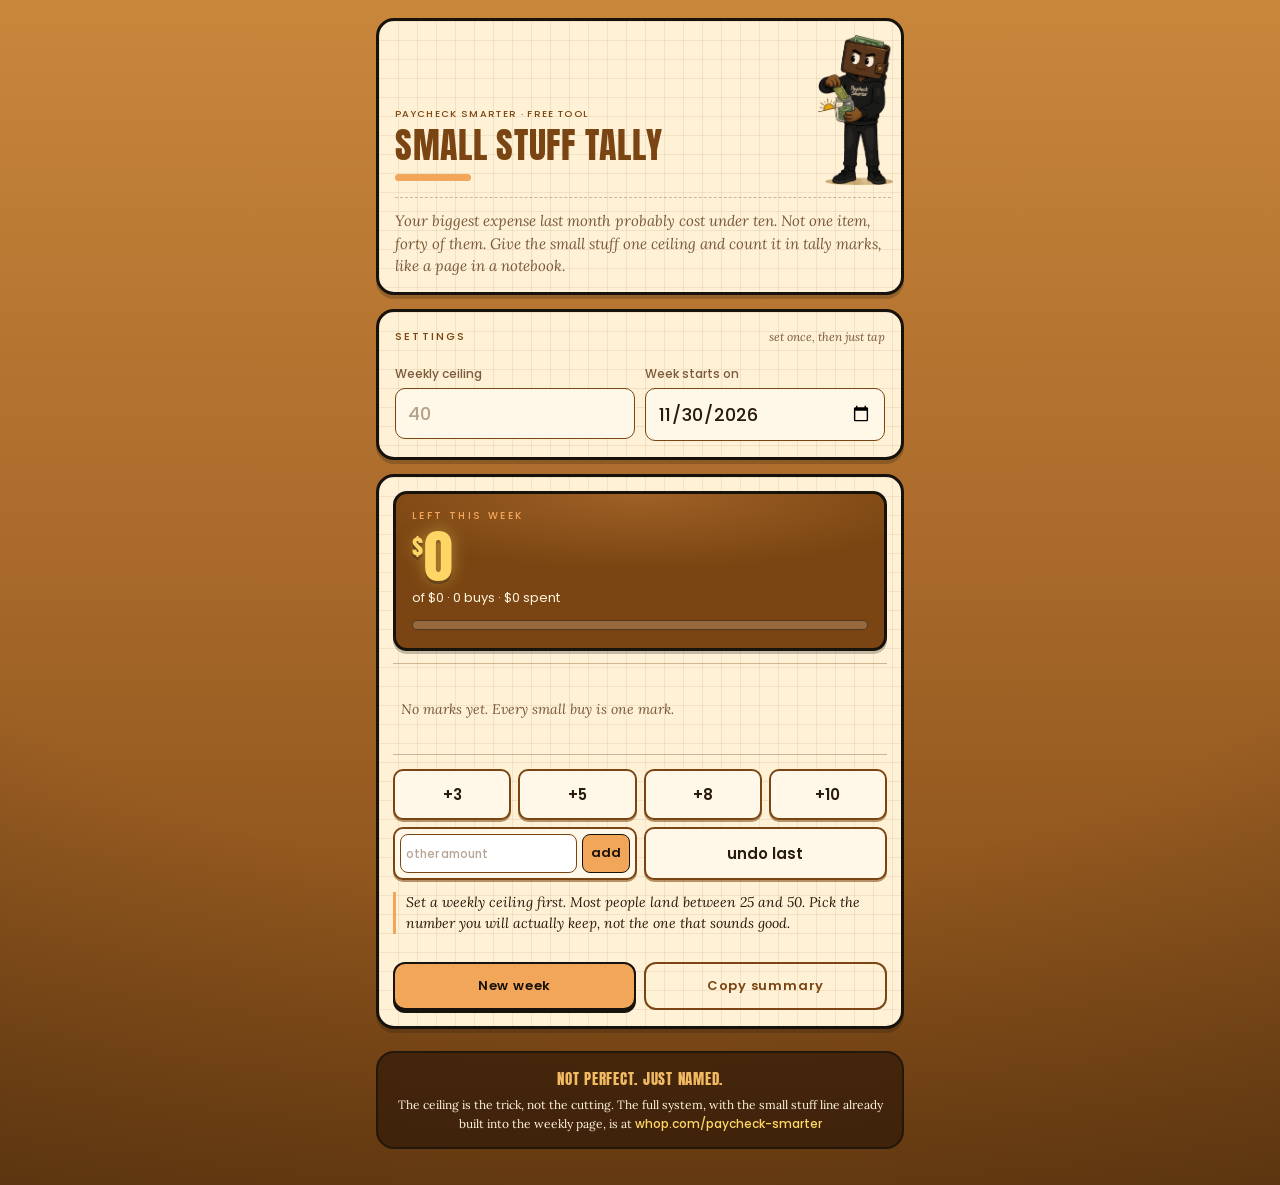
<file: small-stuff-tally/index.html>
<!doctype html>
<html lang="en">
<head>
<meta charset="utf-8">
<meta name="viewport" content="width=device-width, initial-scale=1, viewport-fit=cover">
<title>Small Stuff Tally</title>
<meta name="description" content="Paycheck Smarter: one weekly ceiling for the under ten pound buys, counted in tally marks. Tap, see what is left, stop guessing.">
<meta name="theme-color" content="#C9873C">
<link rel="preconnect" href="https://fonts.googleapis.com">
<link rel="preconnect" href="https://fonts.gstatic.com" crossorigin>
<link href="https://fonts.googleapis.com/css2?family=Anton&family=Lora:ital,wght@0,400;0,600;1,400&family=Poppins:wght@400;500;600&display=swap" rel="stylesheet">
<style>
:root{--amber:#C9873C;--sun:#F2BB63;--cocoa:#7A4512;--esp:#17120B;--cream:#FFF1D6;--cream2:#FFF8E8;--creamtxt:#FFF4DC;--orange:#F2A65A;--gold:#FFD666;--green:#4F8F3F;--green2:#9BE08A;--red:#B8432A;--red2:#FF7A5C;--ink:#2A1B0E;--ink2:#7A5A3A;--line:rgba(122,69,18,.35)}
*{box-sizing:border-box;margin:0;padding:0;min-width:0}
input,select,button{min-width:0;max-width:100%;font-family:inherit}
html{background:#7A4512}
html,body{color:var(--ink);font-family:Lora,Georgia,serif;-webkit-text-size-adjust:100%}
body{min-height:100vh;background:radial-gradient(130% 90% at 50% 30%,rgba(23,18,11,0) 50%,rgba(23,18,11,.42) 100%),linear-gradient(180deg,#C9873C 0%,#A8692A 48%,#7A4512 100%)}
.wrap{max-width:560px;margin:0 auto;padding:18px 16px 36px}
.card{background-color:var(--cream);background-image:linear-gradient(rgba(122,69,18,.09) 1px,transparent 1px),linear-gradient(90deg,rgba(122,69,18,.09) 1px,transparent 1px);background-size:19px 19px;border:3px solid var(--esp);border-radius:18px;padding:16px;margin-top:14px;box-shadow:0 4px 0 rgba(23,18,11,.22)}
.hero{margin-top:0;padding:14px 10px 14px 16px;overflow:hidden}
.hero .kicker{font-size:9.5px;letter-spacing:.14em}
.hero-top{display:grid;grid-template-columns:1fr auto;gap:8px;align-items:end}
.hero-txt{padding-bottom:4px}
.avatar{height:150px;width:auto;display:block;justify-self:end;flex:none;margin-right:-2px}
.kicker{font-family:Poppins,Arial,sans-serif;font-weight:500;font-size:10px;letter-spacing:.24em;text-transform:uppercase;color:var(--cocoa)}
h1{font-family:Anton,Impact,"Arial Narrow",sans-serif;font-weight:400;font-size:36px;line-height:1.02;letter-spacing:.02em;text-transform:uppercase;color:var(--cocoa);margin:6px 0 0}
.rule{height:7px;width:76px;background:var(--orange);border-radius:4px;margin-top:10px;animation:grow .7s cubic-bezier(.2,.8,.2,1) both}
@keyframes grow{from{width:0}to{width:76px}}
@media (prefers-reduced-motion:reduce){.rule{animation:none}}
.sub{margin-top:12px;padding-top:12px;border-top:1.5px dashed var(--line);color:var(--ink2);font-style:italic;font-size:15px;line-height:1.5}
.card h2{font-family:Poppins,Arial,sans-serif;font-weight:500;font-size:11px;letter-spacing:.2em;text-transform:uppercase;color:var(--cocoa);margin-bottom:12px;display:flex;flex-wrap:wrap;justify-content:space-between;align-items:center;gap:2px 8px}
.card h2 small{font-weight:400;letter-spacing:0;text-transform:none;color:var(--ink2);font-family:Lora,Georgia,serif;font-style:italic;font-size:12px;text-align:right;margin-left:auto}
label{display:block;font-family:Poppins,Arial,sans-serif;font-weight:500;font-size:12px;color:var(--ink2);margin:10px 0 5px}
input[type=number],input[type=date],input[type=text],select{width:100%;background:var(--cream2);border:1.5px solid var(--cocoa);border-radius:10px;color:var(--ink);font:500 18px Poppins,Arial,sans-serif;padding:11px 12px;outline:none;-moz-appearance:textfield}
input::-webkit-outer-spin-button,input::-webkit-inner-spin-button{-webkit-appearance:none}
input:focus,select:focus{border-color:var(--orange);box-shadow:0 0 0 3px rgba(242,166,90,.4)}
input::placeholder{color:rgba(122,90,58,.55)}
button:focus-visible{outline:3px solid rgba(242,166,90,.75);outline-offset:2px}
.row{display:grid;grid-template-columns:1fr 1fr;gap:10px}
.x{width:34px;height:42px;border:1.5px solid var(--cocoa);background:var(--cream2);color:var(--cocoa);border-radius:10px;font-size:18px;cursor:pointer}
.add{margin-top:4px;width:100%;background:transparent;border:1.5px dashed var(--cocoa);color:var(--cocoa);border-radius:10px;padding:10px;font:500 13px Poppins,Arial,sans-serif;cursor:pointer}
.total{display:flex;justify-content:space-between;font-family:Poppins,Arial,sans-serif;font-size:13px;color:var(--ink2);margin-top:8px;padding-top:8px;border-top:1.5px solid var(--line)}
.total b{color:var(--ink);font-weight:600}
.result{margin-top:14px;border-radius:18px;border:3px solid var(--esp);padding:20px 18px;background:var(--cocoa);color:var(--creamtxt);position:relative;overflow:hidden;box-shadow:0 4px 0 rgba(23,18,11,.22)}
.result::before{content:"";position:absolute;inset:0;background:radial-gradient(90% 70% at 50% 0%,rgba(255,170,90,.28),transparent 70%);pointer-events:none}
.result>*{position:relative}
.result .kicker{color:var(--orange)}
.big{font-family:Anton,Impact,"Arial Narrow",sans-serif;font-size:60px;line-height:1;margin:6px 0 4px;color:var(--gold);letter-spacing:.01em;text-shadow:0 0 16px rgba(255,214,102,.45),0 3px 0 rgba(23,18,11,.4)}
.big small{font-size:26px;vertical-align:top;margin-right:3px;line-height:1.5;cursor:pointer}
.per{font-family:Poppins,Arial,sans-serif;font-size:13px;color:var(--creamtxt)}
.msg,.move{margin-top:14px;font-size:14px;line-height:1.5;color:var(--creamtxt);border-left:3px solid var(--orange);padding-left:10px;font-style:italic}
.actions{display:flex;gap:8px;margin-top:16px}
.btn{flex:1;border-radius:12px;padding:12px;font:600 13px Poppins,Arial,sans-serif;letter-spacing:.06em;cursor:pointer;border:2px solid var(--esp);background:var(--orange);color:var(--esp);box-shadow:0 3px 0 var(--esp)}
.btn.ghost{background:transparent;color:var(--creamtxt);border-color:var(--creamtxt);box-shadow:none}
footer{margin-top:22px;text-align:center;color:var(--creamtxt);font-size:12px;line-height:1.6;background:rgba(40,20,8,.62);border:2px solid rgba(23,18,11,.7);border-radius:18px;padding:14px 16px}
footer a{color:var(--gold);text-decoration:none;font-family:Poppins,Arial,sans-serif;font-weight:500}
.motto{font-family:Anton,Impact,"Arial Narrow",sans-serif;letter-spacing:.05em;text-transform:uppercase;color:var(--sun);font-size:15px;margin-bottom:4px}
label{margin:8px 0 5px}
input{width:100%;background:var(--cream2);border:1.5px solid var(--cocoa);border-radius:10px;color:var(--ink);font:500 18px Poppins,Arial,sans-serif;padding:12px;outline:none;-moz-appearance:textfield}
.paper{padding:14px 14px 16px}
.plaque{background:var(--cocoa);border:3px solid var(--esp);border-radius:14px;padding:14px 16px 16px;color:var(--creamtxt);position:relative;overflow:hidden;box-shadow:0 3px 0 rgba(23,18,11,.25)}
.plaque::before{content:"";position:absolute;inset:0;background:radial-gradient(90% 70% at 50% 0%,rgba(255,170,90,.28),transparent 70%);pointer-events:none}
.plaque>*{position:relative}
.plaque .kicker{color:var(--orange)}
.left{font-family:Anton,Impact,"Arial Narrow",sans-serif;font-size:58px;line-height:1;margin:4px 0 2px;color:var(--gold);letter-spacing:.01em;text-shadow:0 0 16px rgba(255,214,102,.45),0 3px 0 rgba(23,18,11,.4)}
.left small{font-size:24px;vertical-align:top;line-height:1.5;cursor:pointer}
.of{font:400 13px Poppins,Arial,sans-serif;color:var(--creamtxt)}
.bar{height:10px;border-radius:999px;background:rgba(255,241,214,.22);margin:12px 0 2px;overflow:hidden;border:1.5px solid rgba(23,18,11,.55)}
.bar i{display:block;height:100%;background:var(--orange);width:0;transition:width .3s}
.bar.over i{background:var(--red2)}
.tally{min-height:92px;margin-top:12px;padding:10px 8px;border-top:1.5px solid var(--line);border-bottom:1.5px solid var(--line);display:flex;flex-wrap:wrap;gap:14px 18px;align-items:center}
.group{display:inline-flex;gap:3px;position:relative;height:38px;align-items:center}
.group b{display:block;width:3px;height:34px;background:var(--ink);border-radius:2px;transform:rotate(var(--r,0deg))}
.group.full::after{content:"";position:absolute;left:-6px;right:-6px;top:50%;height:3px;background:var(--ink);transform:rotate(-24deg);border-radius:2px}
.empty{font-style:italic;color:var(--ink2);font-size:14px}
.pad{display:grid;grid-template-columns:repeat(4,1fr);gap:7px;margin-top:14px}
.chip{border:2px solid var(--cocoa);background:var(--cream2);color:var(--ink);border-radius:10px;padding:12px 4px;font:600 15px Poppins,Arial,sans-serif;cursor:pointer;box-shadow:0 2px 0 rgba(122,69,18,.55)}
.chip.cust{grid-column:span 2;display:flex;gap:5px;padding:5px}
.chip.cust input{background:#fff;border:1.5px solid var(--cocoa);color:var(--ink);font-size:14px;padding:8px 5px;border-radius:8px;flex:1}
.chip.cust input::placeholder{font-size:11.5px;letter-spacing:-.01em}
.chip.cust button{border:1.5px solid var(--esp);background:var(--orange);color:var(--esp);border-radius:8px;padding:0 8px;font:600 13px Poppins,Arial,sans-serif;cursor:pointer}
.log{margin-top:12px;font-size:13px;color:var(--ink);max-height:140px;overflow:auto}
.log div{display:flex;justify-content:space-between;padding:4px 0;border-bottom:1px dashed var(--line)}
.log button{border:none;background:none;color:var(--red);cursor:pointer;font-size:14px}
.msg{margin-top:12px;color:var(--ink)}
.btn{background:transparent;color:var(--cocoa);border-color:var(--cocoa);box-shadow:none}
.btn.solid{background:var(--orange);border-color:var(--esp);color:var(--esp);box-shadow:0 3px 0 var(--esp)}
</style>
</head>
<body>
<div class="wrap">
  <header class="card hero">
    <div class="hero-top">
      <div class="hero-txt">
        <div class="kicker">Paycheck Smarter · free tool</div>
        <h1>Small Stuff Tally</h1>
        <div class="rule" aria-hidden="true"></div>
      </div>
      <img class="avatar" alt="" src="[data-uri]">
    </div>
    <p class="sub">Your biggest expense last month probably cost under ten. Not one item, forty of them. Give the small stuff one ceiling and count it in tally marks, like a page in a notebook.</p>
  </header>

  <section class="card">
    <h2>Settings <small>set once, then just tap</small></h2>
    <div class="row">
      <div><label for="cap">Weekly ceiling</label><input id="cap" type="number" inputmode="decimal" placeholder="40"></div>
      <div><label for="start">Week starts on</label><input id="start" type="date"></div>
    </div>
  </section>

  <section class="card paper">
    <div class="plaque">
      <div class="kicker">Left this week</div>
      <div class="left"><small id="cur" title="Tap to switch $ / € / £">$</small><span id="left">0</span></div>
      <div class="of" id="of">of $0 · 0 buys</div>
      <div class="bar" id="bar"><i></i></div>
    </div>
    <div class="tally" id="tally"><span class="empty">No marks yet. Every small buy is one mark.</span></div>
    <div class="pad">
      <button class="chip" data-v="3">+3</button><button class="chip" data-v="5">+5</button><button class="chip" data-v="8">+8</button><button class="chip" data-v="10">+10</button>
      <div class="chip cust"><input id="cv" type="number" inputmode="decimal" placeholder="other amount"><button id="cadd">add</button></div>
      <button class="chip" id="undo" style="grid-column:span 2">undo last</button>
    </div>
    <div class="msg" id="msg"></div>
    <div class="log" id="log"></div>
    <div class="actions"><button class="btn solid" id="newweek">New week</button><button class="btn" id="share">Copy summary</button></div>
  </section>

  <footer>
    <div class="motto">Not perfect. Just named.</div>
    The ceiling is the trick, not the cutting. The full system, with the small stuff line already built into the weekly page, is at <a href="https://whop.com/paycheck-smarter">whop.com/paycheck-smarter</a>
  </footer>
</div>
<script>
const DEF_CUR=(()=>{try{const l=navigator.language||'en-US';if(/-(GB|UK)$/i.test(l))return '£';if(/^(de|fr|it|es|nl|pt|fi|el|sk|sl|et|lv|lt|mt)/i.test(l)||/-(IE|AT|BE|PT|FI)$/i.test(l))return '€';}catch(e){}return '$';})();
(function(){
  const KEY='ps_tally_v1', $=s=>document.querySelector(s);
  const monday=()=>{const d=new Date();const day=(d.getDay()+6)%7;d.setDate(d.getDate()-day);return d.toISOString().slice(0,10)};
  let st=load()||{cap:'',start:monday(),cur:DEF_CUR,log:[]};
  function load(){try{return JSON.parse(localStorage.getItem(KEY))}catch(e){return null}}
  function save(){try{localStorage.setItem(KEY,JSON.stringify(st))}catch(e){}}
  function fmt(n){return (Math.round(n*100)/100).toLocaleString('en-GB',{maximumFractionDigits:2})}
  function render(){
    const cap=parseFloat(st.cap)||0; const spent=st.log.reduce((t,e)=>t+e.v,0); const left=cap-spent; const n=st.log.length;
    $('#cur').textContent=st.cur; $('#left').textContent=(left<0?'−':'')+fmt(Math.abs(left)); $('#of').textContent=`of ${st.cur}${fmt(cap)} · ${n} buy${n===1?'':'s'} · ${st.cur}${fmt(spent)} spent`;
    const bar=$('#bar'); bar.classList.toggle('over',cap>0&&spent>cap); bar.firstElementChild.style.width=(cap?Math.min(100,spent/cap*100):0)+'%';
    const t=$('#tally'); t.innerHTML='';
    if(!n) t.innerHTML='<span class="empty">No marks yet. Every small buy is one mark.</span>';
    for(let i=0;i<n;i+=5){ const g=document.createElement('span'); const k=Math.min(5,n-i); g.className='group'+(k===5?' full':''); for(let j=0;j<Math.min(4,k);j++){const b=document.createElement('b'); b.style.setProperty('--r',((j*7)%5-2)+'deg'); g.appendChild(b);} t.appendChild(g); }
    const log=$('#log'); log.innerHTML=''; [...st.log].reverse().forEach((e,ri)=>{const i=st.log.length-1-ri; const d=document.createElement('div'); d.innerHTML=`<span>${new Date(e.t).toLocaleDateString('en-GB',{weekday:'short',hour:'2-digit',minute:'2-digit'})}</span><span>${st.cur}${fmt(e.v)} <button data-i="${i}" aria-label="remove">×</button></span>`; d.querySelector('button').onclick=()=>{st.log.splice(i,1);render()}; log.appendChild(d);});
    const m=$('#msg');
    if(!cap) m.textContent='Set a weekly ceiling first. Most people land between 25 and 50. Pick the number you will actually keep, not the one that sounds good.';
    else if(spent>cap) m.textContent=`Over by ${st.cur}${fmt(spent-cap)}. Not a failure, a signal: the ceiling was too low or the week went sideways. Finish the week, then set the honest number.`;
    else if(cap&&left/cap<0.2) m.textContent=`${st.cur}${fmt(left)} left. The last stretch is where the week usually breaks. One more and stop, or "not this week".`;
    else if(n===0) m.textContent='Tap when you buy. The coffee, the snack, the thing at the till. Small enough to forget, big enough to count.';
    else m.textContent='Still inside the line. The treat is allowed; the leak is what gets counted.';
    save();
  }
  function add(v){ v=parseFloat(v); if(!(v>0)) return; st.log.push({v,t:Date.now()}); render(); }
  document.querySelectorAll('.chip[data-v]').forEach(b=>b.onclick=()=>add(b.dataset.v));
  $('#cadd').onclick=()=>{add($('#cv').value);$('#cv').value=''};
  $('#undo').onclick=()=>{st.log.pop();render()};
  $('#cur').onclick=()=>{st.cur=({'$':'€','€':'£','£':'$'})[st.cur]||'$';render()};
  ['cap','start'].forEach(id=>{const el=$('#'+id); el.value=st[id]; el.oninput=()=>{st[id]=el.value;render()};});
  $('#newweek').onclick=()=>{ if(!st.log.length||confirm('Start a new week? This week\'s marks are cleared.')){ st.log=[]; st.start=monday(); $('#start').value=st.start; render(); } };
  $('#share').onclick=async()=>{const cap=parseFloat(st.cap)||0,spent=st.log.reduce((t,e)=>t+e.v,0); const txt=`Small stuff this week: ${st.log.length} buys, ${st.cur}${fmt(spent)} of a ${st.cur}${fmt(cap)} ceiling. ${spent>cap?'Over by '+st.cur+fmt(spent-cap)+'.':st.cur+fmt(cap-spent)+' left.'} (Paycheck Smarter)`; try{await navigator.clipboard.writeText(txt);$('#share').textContent='Copied ✓'}catch(e){prompt('Copy:',txt)} setTimeout(()=>$('#share').textContent='Copy summary',1400)};
  render();
})();
</script>
</body>
</html>
</file>
